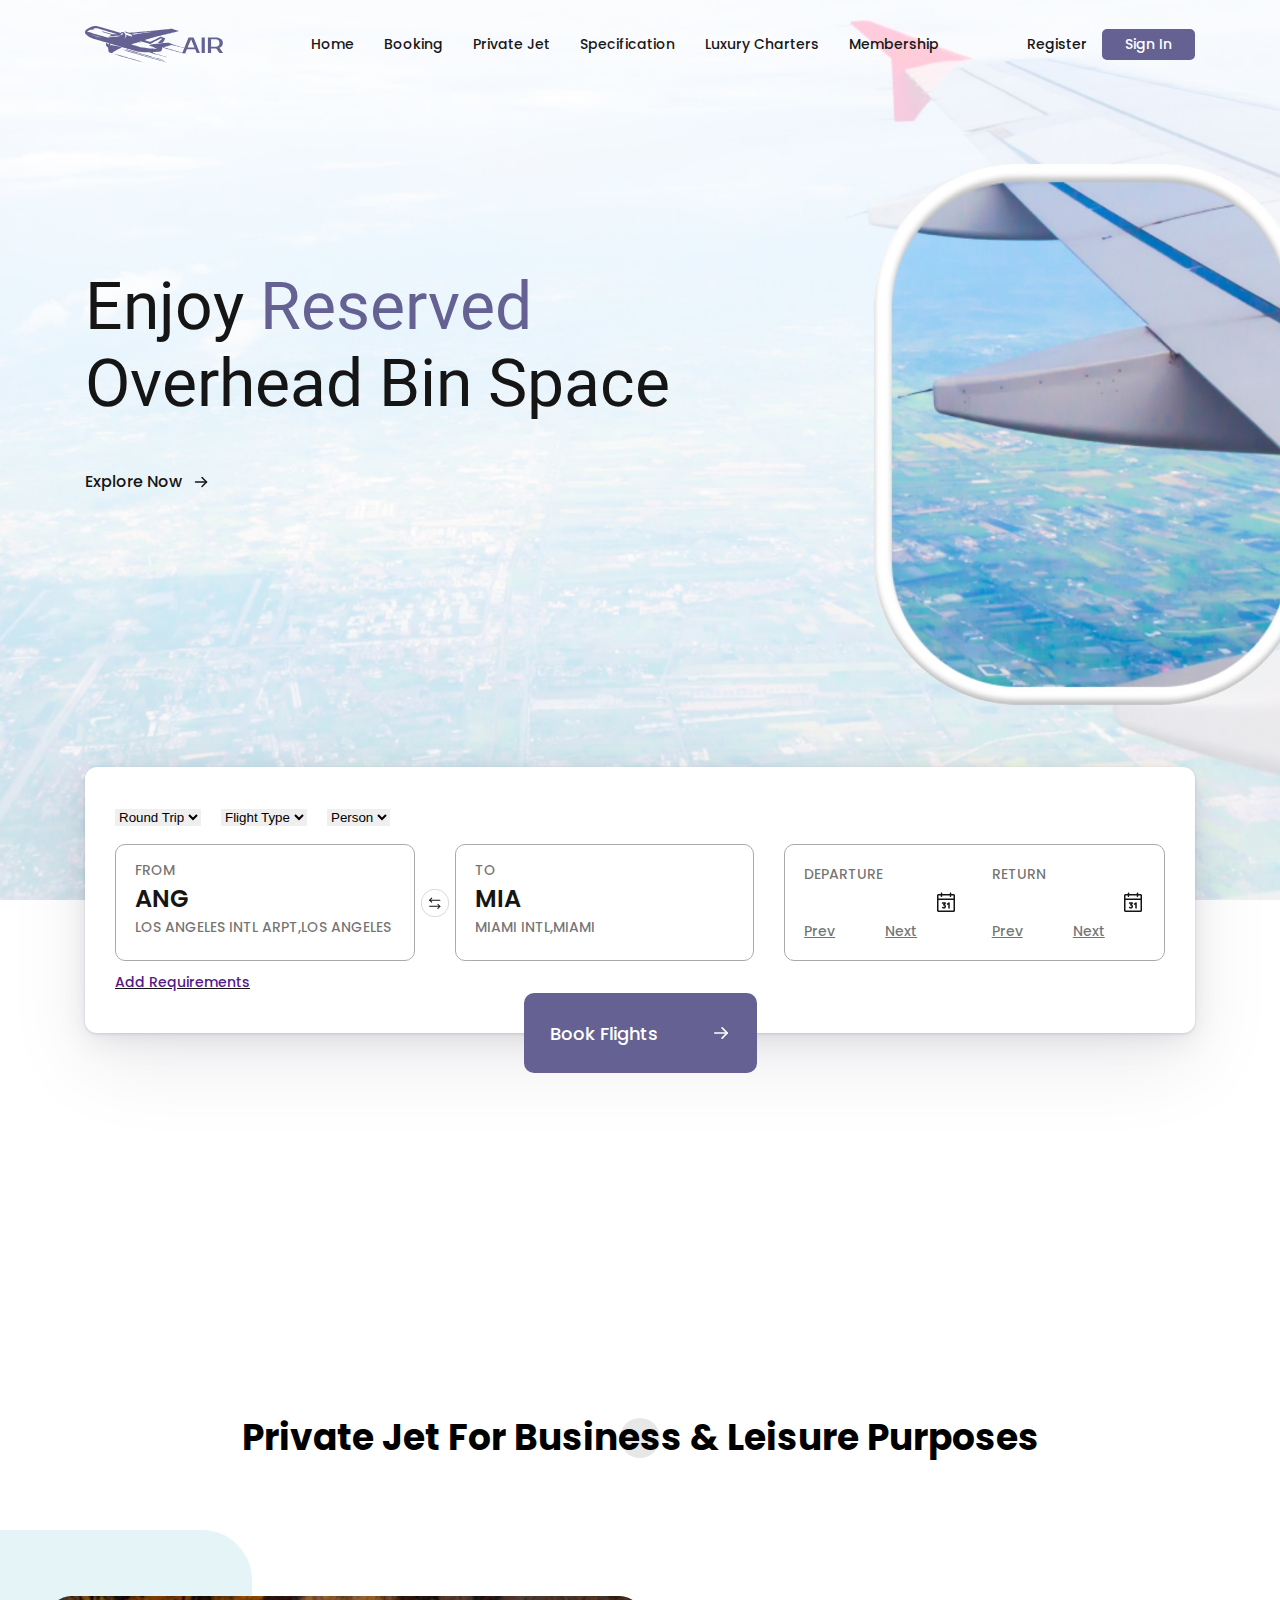
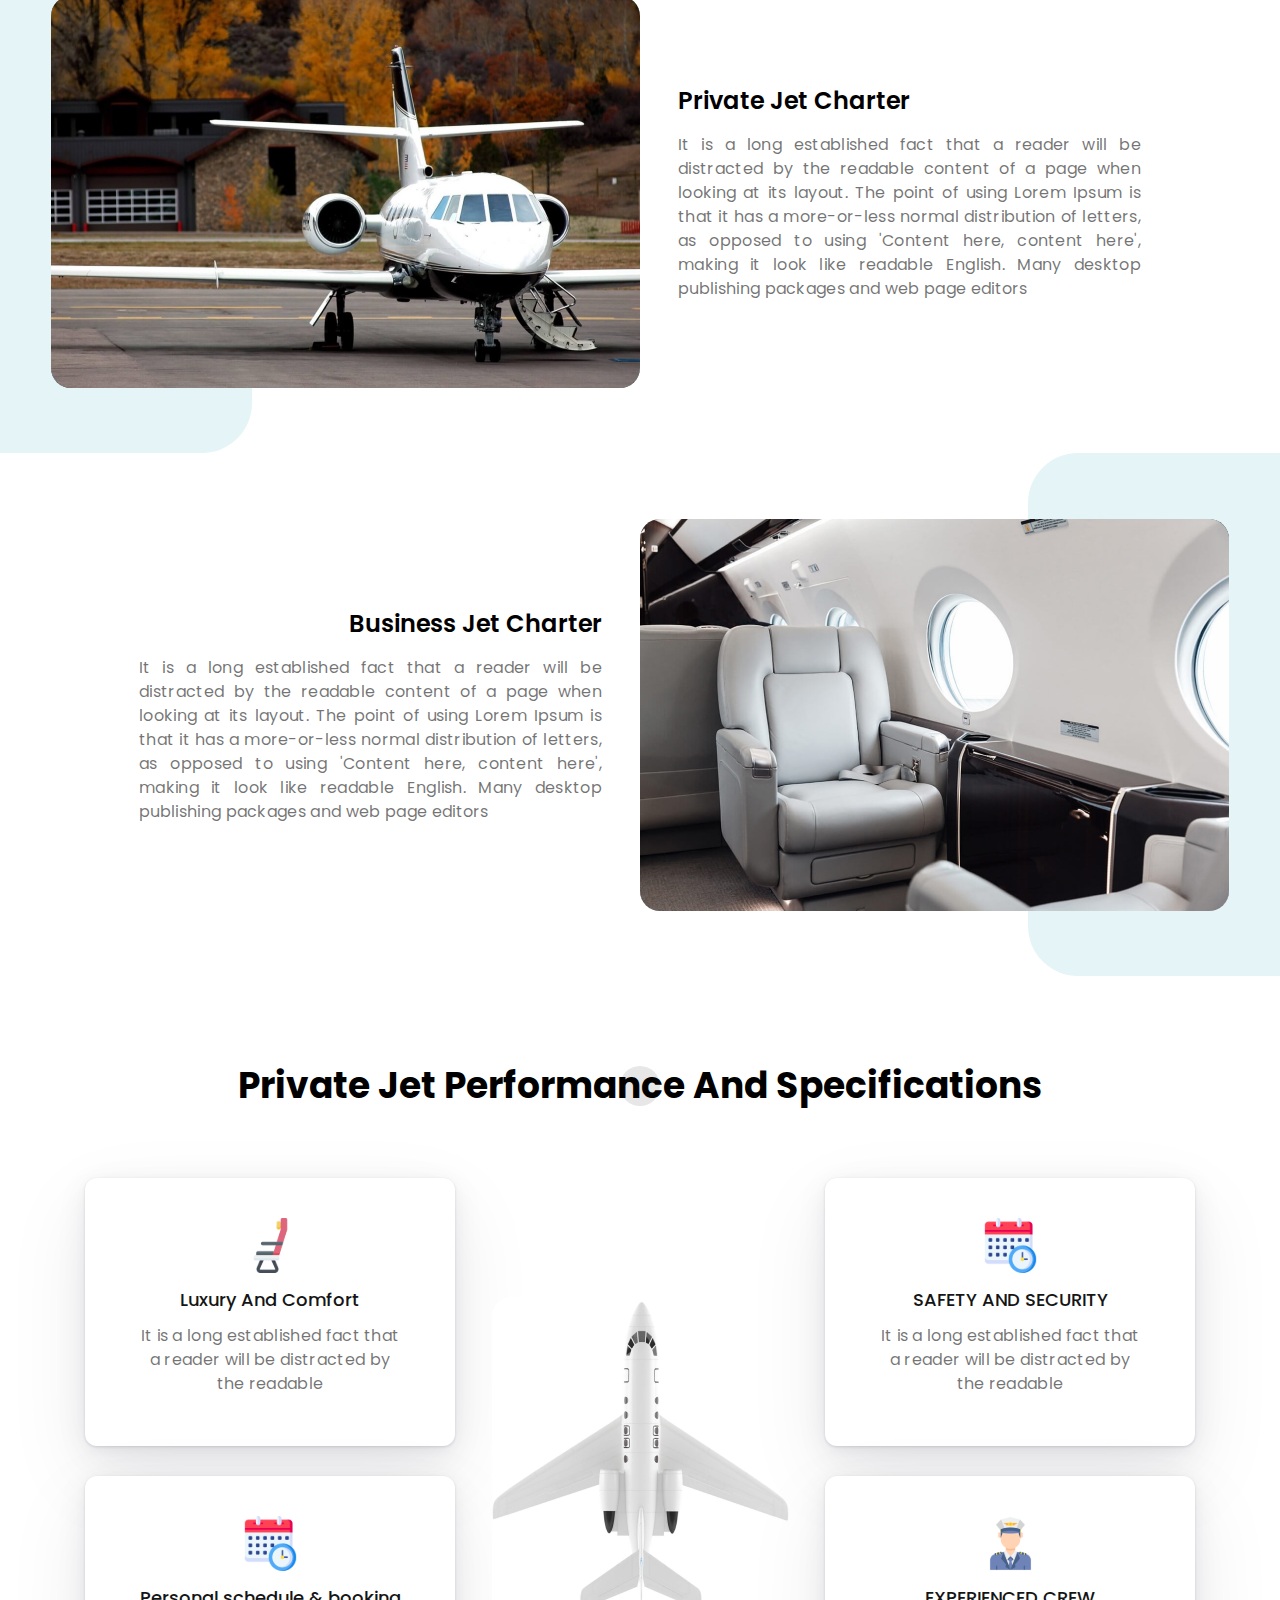
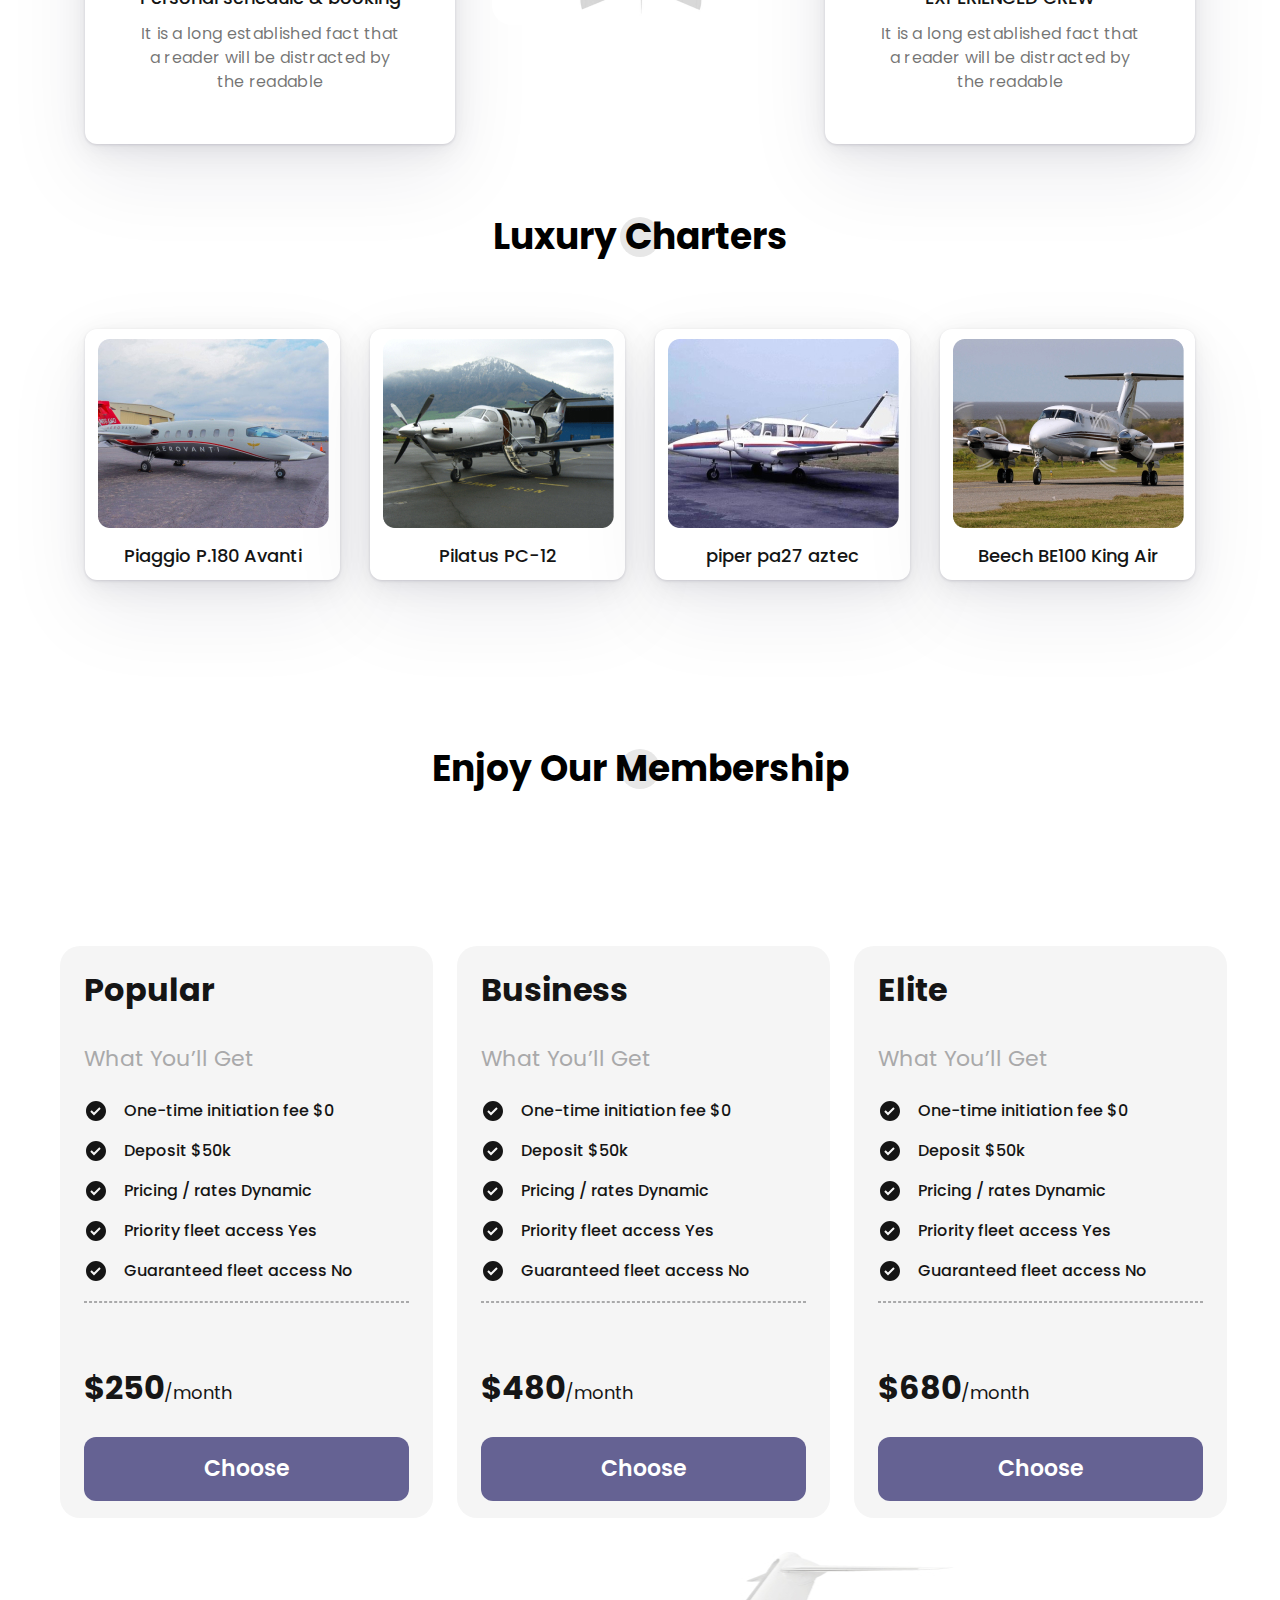
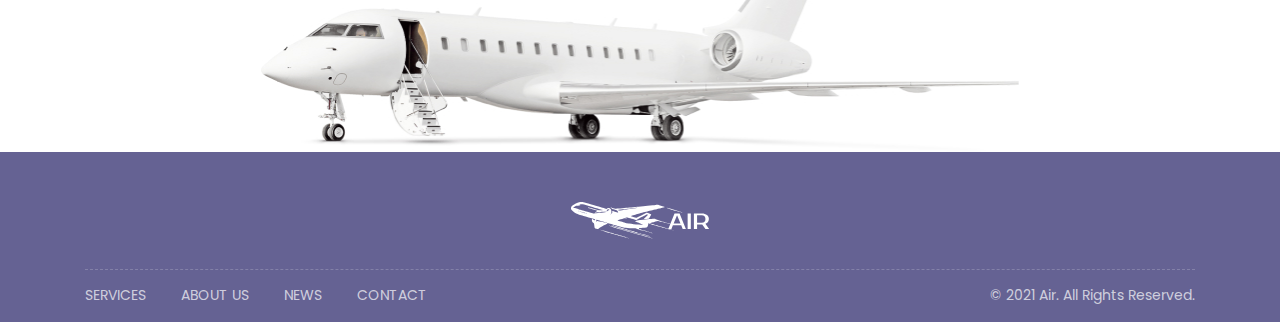
<file: index.html>
<!DOCTYPE html>
<html lang="en">

<head>
	<meta charset="UTF-8">
	<meta http-equiv="X-UA-Compatible" content="IE=edge">
	<meta name="viewport"
		content="width=device-width, height=device-height, initial-scale=1.0, user-scalable=yes, maximum-scale=5.0, target-densitydpi=high-dpi" />
	<link rel="stylesheet" href="css/style.css">
	<!--------------- Datepicker --------------->
	<link rel="stylesheet" href="js/dist/datepicker.min.css">
	<!--------------- favicon --------------->
	<link rel="icon" href="img/favicon.ico" type="image/x-icon">
	<title>Air</title> 
	<!------------------Datepicker------------------- -->
	
</head>

<body>
	<div class="wrapper">
		<div class="page">
			<!------------------------------------First screen------------------------------------ -->
			<div class="first-screen">
				<!-- container  -->
				<div class="first-screen__container">

					<!---------------Fon----------------------------------->
					<div class="first-screen__bg ibg">
						<img src="img/start page/wing-airplane-with-city-background 1.jpg" alt="">
					</div>

<div class="header">
	<div class="header__row"> 
		<div class="menu__logo"><img src="img/start page/Logo.svg" alt="">
		</div>

		<div class="header__burger">
			<span></span>
		</div>
		
		<div class="header__nav">
			<div class="menu__body">
				<ul class="menu__list  menu">
					<li><a class="menu__link" href="#">Home</a></li>
					<li><a class="menu__link" href="#">Booking</a></li>
					<li><a class="menu__link" href="#">Private Jet</a></li>
					<li><a class="menu__link" href="#">Specification</a></li>
					<li><a class="menu__link" href="#">Luxury Charters</a></li>
					<li><a class="menu__link" href="#">Membership</a></li>
				</ul>
			</div>

			<div class="menu__reg">
				<a class="menu__registr menu" href="#">Register</a>
				<a class="menu__sign-in" href="#">
					<span class="button-text menu">Sign In</span>
				</a>
			</div>
		</div>

		
	</div>

</div>
					<!-- content 1110px-->
					<div class="first-screen__content">
						<div class="first-screen__content-row">

							<div class="first-screen__text">
								<p>Enjoy <span>Reserved</span></p>
								<p>Overhead bin space</p>
							</div>

							<a class="first-screen__explor" href="#">
								<div class="explor__text">Explore Now</div>
								<div class="explor__arrow">
									<img src="img/start page/arrow.svg" alt="">
								</div>
							</a>
						</div>
					</div>
				</div>
			</div>

<!------------------------------------Form-------------------------------------->
<form action="#" method="post" enctype="multipart/form-data">
<div class="form">
	<div class="form__row">
		<div class="form__container">
		
			

				<div class="form__menu">
					<div class="form__menu-item">
						<select name="Trip">
							<option value="Round Trip">Round Trip</option>
						</select>
					</div>
					
					
					<div class="form__menu-item">
						<select name="Type">
							<option value="Flight Type">Flight Type</option>
						</select>
					</div>
					
					<div class="form__menu-item">
						<select name="Person">
							<option value="Person">Person</option>
						</select>
					</div>
				</div>

				<div class="form__group">
					<div class="form__box form__box1">
						<div class="box-comtainer">
							<div class="box-text1">FROM</div>
							<div class="input">
								<input type="text" name="from" value="ANG" />
							</div>
							<div class="box-text2">Los Angeles Intl Arpt,Los Angeles</div>
						</div>
					</div>

					<div class="box-arrow">
						<img src="img/start page/arrow-left-right.svg" alt="">
					</div>

					<div class="form__box form__box2">
						<div class="box-comtainer">
							<div class="box-text1">TO</div>
							<div class="input">
								<input type="text" name="to" value="MIA" />
							</div>
							<div class="box-text2">Miami Intl,Miami</div>
						</div>
					</div>

					
					<div class="form__box form__box3">
						<div class="box-comtainer3">
							<div class="box-item">
							
								<div class="derart">
									<div class="box3-text1">Departure</div>
	<!---------- datepicker ---------->
									<div class="datepicker">
										<input type="text" data-toggle="datepicker-from"/>
										<img src="img/start page/calendar 1.png" data-toggle="calendar-from" alt="">
									</div>
									
									<div class="box3-text2">
										<a href="#">Prev</a>
										<a href="#">Next</a>
									</div>
								</div>
							</div>


							<div class="box-item">
								<div class="return"> 
									<div class="box-text1">Return</div>

									<div class="datepicker">
										<input type="text" data-toggle="datepicker-to"/>
										<img class="calendar" data-toggle="calendar-to" src="img/start page/calendar 1.png" alt="">
									</div>

									<div class="box3-text2">
										<a href="#">Prev</a>
										<a href="#">Next</a>
									</div>
								</div>
							</div>
							
						</div>
					</div>

				</div>



				
				<div class="form__text">
					<a href="">Add Requirements</a>
				</div>
			
		</div>
		<div class="form__button">
			<div class="form__button-content">
				<div class="form__button-text">Book Flights</div>
				<img src="img/start page/arrow-right 1.svg" alt="">
			</div>

		</div>
	</div>
</div>
</form>

<!------------------------------------Main-------------------------------------->

		<main class="main">
			<div class="main__content">

<div class="main__business">
	<div class="title">
		<div class="title__ellipse"></div>
		<div class="title__text">Private Jet for Business & Leisure Purposes</div>
	</div>


	<!-- -----------------------------------1-й блок--------------------- -->
	<div class="business business__left">


		<div class="business__content business__content__left"> <!------ flex-контйнер---->


			<div class="business__item"> <!-- обертка техническая для 1 колонки с 2 img---->

				<div class="business__img"> <!------- обертка для img------------->

					<div class="business__img1"></div>
					<div class="business__img2 ibg">
						<img src="img/main/privat_jet_1.jpg" alt="">
					</div>
				</div>

			</div>



			<div class="business__item"> <!-- обертка техническая для 2 колонки с text---->
				<div class="business__text-item">
					<div class="business__title">Private Jet Charter</div>
					<div class="business__text">It is a long established fact that a reader will be distracted
						by
						the
						readable content of a page when looking at its layout. The point of using Lorem Ipsum
						is
						that
						it
						has a more-or-less normal distribution of letters, as opposed to using 'Content here,
						content
						here', making it look like readable English. Many desktop publishing packages and web
						page
						editors
					</div>
				</div>
			</div>


		</div>
	</div>

	<!-- -----------------------------------2-й  блок--------------------- -->
	<div class="business business__right">


		<div class="business__content business__content__right"> <!------ flex-контйнер---->

			<div class="business__item"> <!-- обертка техническая для 2 колонки с text---->
				<div class="business__text-item business__text-item__left">
					<div class="business__title">Business Jet Charter</div>
					<div class="business__text">It is a long established fact that a reader will be distracted
						by the readable content of a page when looking at its layout. The point of using Lorem
						Ipsum is that it has a more-or-less normal distribution of letters, as opposed to using
						'Content here, content here', making it look like readable English. Many desktop
						publishing packages and web page editors
					</div>
				</div>
			</div>

			<div class="business__item"> <!-- обертка техническая для 1 колонки с 2 img---->

				<div class="business__img business__img__right"> <!------- обертка для img------------->

					<div class="business__img1 business__img1__right "></div>
					<div class="business__img2 business__img2__right ibg">
						<img src="img/main/privat_jet_2.jpg" alt="">
					</div>
				</div>

			</div>

		</div>
	</div>


</div>
<!------------------------------------main__privat--------------------------------->
<div class="main__privat">
	<div class="title">
		<div class="title__ellipse"></div>
		<div class="title__text">Private Jet Performance and Specifications</div>
	</div>

	<div class="privat__content">
		<div class="privat__content__row">

			<!-- ----------Первые 2 карточки----------------------- -->
			<div class="privat__column privat__column1">

				<div class="privat__card card1">
					<div class="card__container">
						<div class="card__img">
							<img class="card1__img" src="img/main/privat_jet_3.svg" alt="">
						</div>
						<div class="card__title">Luxury And Comfort</div>
						<div class="card1__text">It is a long established fact that a reader will be distracted
							by
							the readable</div>
					</div>
				</div>

				<div class="privat__card card2">
					<div class="card__container">
						<div class="card__img">
							<img class="card1__img" src="img/main/privat_jet_4.svg" alt="">
						</div>
						<div class="card__title">Personal schedule & booking</div>
						<div class="card1__text">It is a long established fact that a reader will be distracted
							by
							the readable</div>
					</div>
				</div>

			</div>

			<!-- ----------Самолет----------------------- -->
			<div class="privat__column privat__column2">
				<img src="img/main/privat_jet_7.png" class="privat__fly" alt=""></img>
			</div>

			<!-- ----------Последние 2 карточки----------------------- -->
			<div class="privat__column privat__column3">

				<div class="privat__card card3">
					<div class="card__container">
						<div class="card__img">
							<img class="card1__img" src="img/main/privat_jet_4.svg" alt="">
						</div>
						<div class="card__title">SAFETY AND SECURITY</div>
						<div class="card1__text">It is a long established fact that a reader will be distracted
							by
							the readable</div>
					</div>
				</div>

				<div class="privat__card card4">
					<div class="card__container">
						<div class="card__img">
							<img class="card1__img" src="img/main/privat_jet_6.svg" alt="">
						</div>
						<div class="card__title">EXPERIENCED CREW</div>
						<div class="card1__text">It is a long established fact that a reader will be distracted
							by
							the readable</div>
					</div>
				</div>

			</div>

		</div>
	</div>
</div><!------------------------------------main__luxury--------------------------------->

<div class="main__luxury">

	<div class="title">
		<div class="title__ellipse"></div>
		<div class="title__text">Luxury Charters</div>
	</div>


	<div class="luxury__content">
		<div class="luxury__content__row">

			<div class="luxury__card luxury__card1">

				<img class="luxury__card__img" src="img/main/luxury1.jpg" alt="">
				<div class="card__title">Piaggio P.180 Avanti</div>
			</div>


			<div class="luxury__card luxury__card2">
				<img class="luxury__card__img" src="img/main/luxury2.jpg" alt="">
				<div class="card__title">Pilatus PC-12</div>
			</div>

			<div class="luxury__card luxury__card3">
				<img class="luxury__card__img" src="img/main/luxury3.jpg" alt="">
				<div class="card__title">piper pa27 aztec</div>
			</div>

			<div class="luxury__card luxury__card4">
				<img class="luxury__card__img" src="img/main/luxury4.jpg" alt="">
				<div class="card__title">Beech BE100 King Air</div>
			</div>

		</div>
	</div>
</div><!------------------------------------main__member--------------------------------->
<div class="main__member">
	<div class="title">
		<div class="title__ellipse"></div>
		<div class="title__text">Enjoy our membership</div>
	</div>

	<div class="member__content">
		<div class="member__content__row">

			<div class="member__content__row2"> 
				<!-- ----------1 карточка----------------------- -->
				<div class="member__item">
					<div class="member__card member__card1">
						<div class="member__card__container">

							<div class="member__card__title">Popular</div>
							<div class="member__card__subtitle">What You’ll Get</div>
							<ul class="member__list">
								<li>One-time initiation fee $0</li>
								<li>Deposit $50k</li>
								<li>Pricing / rates Dynamic</li>
								<li>Priority fleet access Yes</li>
								<li>Guaranteed fleet access No</li>
							</ul>
							<div class="member__divider"></div>
							<div class="member__card__text">$250<span>/month</span></div>

							<a class="member__butten" href="">Choose</a>
						</div>
					</div>
				</div>


				<!-- ----------2 карточка----------------------- -->
				<div class="member__item">
					<div class="member__card member__card2">
						<div class="member__card__container">

							<div class="member__card__title">Business</div>
							<div class="member__card__subtitle">What You’ll Get</div>
							<ul class="member__list">
								<li>One-time initiation fee $0</li>
								<li>Deposit $50k</li>
								<li>Pricing / rates Dynamic</li>
								<li>Priority fleet access Yes</li>
								<li>Guaranteed fleet access No</li>
							</ul>
							<div class="member__divider"></div>
							<div class="member__card__text">$480<span>/month</span></div>

							<a class="member__butten" href="">Choose</a>
						</div>
					</div>
				</div>

				<!-- ----------3 карточка----------------------- -->
				<div class="member__item">
					<div class="member__card member__card3">
						<div class="member__card__container">

							<div class="member__card__title">Elite</div>
							<div class="member__card__subtitle">What You’ll Get</div>
							<ul class="member__list">
								<li>One-time initiation fee $0</li>
								<li>Deposit $50k</li>
								<li>Pricing / rates Dynamic</li>
								<li>Priority fleet access Yes</li>
								<li>Guaranteed fleet access No</li>
							</ul>
							<div class="member__divider"></div>
							<div class="member__card__text">$680<span>/month</span></div>

							<a class="member__butten" href="">Choose</a>
						</div>
					</div>
				</div>
			</div>


		</div>
	</div>
</div>



			</div>
		</main> 

<!------------Самолет внизу----------------------- -->
		<div class="planelarge">
			<img class="planelarge__img" src="img/main/plane-large 1.jpg" alt="">
		</div>
<!--------------------------------------------------------------------->

<footer class="footer">
	<div class="footer__container">
		<div class="footer__row">
			<div class="footer__logo"><img src="img/main/Logo_white.svg" alt=""></div>
			<div class="footer__divider"></div>

			<div class="footer__content">

				<!-- <div class="footer__burger">
					<span></span>
				</div> -->

				<div class="footer__menu">
					<ul class="footer__list">
						<li>
							<a href="" class="footer__link footer__text">SERVICES</a>
						</li>
						<li>
							<a href="" class="footer__link footer__text">ABOUT US</a>
						</li>
						<li>
							<a href="" class="footer__link footer__text">NEWS</a>
						</li>
						<li>
							<a href="" class="footer__link footer__text">CONTACT</a>
						</li>
					</ul>
				</div>
				<div class="footer__text">© 2021 Air. All rights reserved.</div>
				
			</div>
		</div>
	</div>
	<!-- comment 2 -->
</footer>		</div>
	</div>
</body>
<!------------------ JQuery ----------------------------------->
<script src="http://code.jquery.com/jquery-3.6.3.js"></script>
<!------------------ JS----------------------------------->
<script src="https://code.jquery.com/jquery-1.12.4.min.js"></script>
<script src="js/dist/datepicker.min.js"></script>


<script src="js/script.js"></script> 


</html>
</file>
<file: css/style.css>
@charset "UTF-8";
/*Обнуление*/
@import url("https://fonts.googleapis.com/css2?family=Poppins:wght@400;500;600;700&family=Roboto:wght@400;700&display=swap");
* {
  padding: 0;
  margin: 0;
  border: 0;
}

*, *:before, *:after {
  -webkit-box-sizing: border-box;
  box-sizing: border-box;
}

:focus, :active {
  outline: none;
}

a:focus, a:active {
  outline: none;
}

nav, footer, header, aside {
  display: block;
}

html, body {
  height: 100%;
  width: 100%;
  font-size: 100%;
  line-height: 1;
  font-size: 14px;
  -ms-text-size-adjust: 100%;
  -moz-text-size-adjust: 100%;
  -webkit-text-size-adjust: 100%;
}

input, button, textarea {
  font-family: inherit;
}

input::-ms-clear {
  display: none;
}

button {
  cursor: pointer;
}

button::-moz-focus-inner {
  padding: 0;
  border: 0;
}

a, a:visited {
  text-decoration: none;
}

a:hover {
  text-decoration: none;
}

ul li {
  list-style: none;
}

img {
  vertical-align: top;
}

h1, h2, h3, h4, h5, h6 {
  font-size: inherit;
  font-weight: 400;
}

/*--------------------*/
.header {
  width: 100%;
  top: 0;
  left: 0;
  z-index: 50;
}

.header:before {
  content: "";
  position: absolute;
  top: 0;
  left: 0;
  height: 50px;
  width: 100%;
  background-color: #deecf5;
  display: none;
  z-index: 2;
}

.header__row {
  width: 1140px;
  height: 88px;
  padding: 0 15px;
  margin: 0 auto;
  display: -webkit-box;
  display: -ms-flexbox;
  display: flex;
  font-size: 0;
  -webkit-box-pack: justify;
      -ms-flex-pack: justify;
          justify-content: space-between;
  -webkit-box-align: center;
      -ms-flex-align: center;
          align-items: center;
  -ms-flex-wrap: wrap;
      flex-wrap: wrap;
}

.header__nav {
  display: -webkit-box;
  display: -ms-flexbox;
  display: flex;
  font-size: 0;
  -webkit-box-pack: justify;
      -ms-flex-pack: justify;
          justify-content: space-between;
  -webkit-box-align: center;
      -ms-flex-align: center;
          align-items: center;
}

.menu__body {
  display: -webkit-box;
  display: -ms-flexbox;
  display: flex;
  font-size: 0;
  -webkit-box-pack: justify;
      -ms-flex-pack: justify;
          justify-content: space-between;
  -webkit-box-align: center;
      -ms-flex-align: center;
          align-items: center;
}

.menu__logo {
  display: block;
  width: 139px;
  height: 37px;
  position: relative;
  z-index: 3;
}

.menu__list {
  display: -webkit-box;
  display: -ms-flexbox;
  display: flex;
  font-size: 0;
  position: relative;
  z-index: 3;
}

.menu__link {
  color: #181818;
  margin: 15px;
}

.menu {
  font-family: "Poppins";
  font-style: normal;
  font-weight: 500;
  font-size: 14px;
  line-height: 21px;
  text-transform: capitalize;
}

.menu__reg {
  width: 241px;
  display: -webkit-box;
  display: -ms-flexbox;
  display: flex;
  font-size: 0;
  -webkit-box-pack: end;
      -ms-flex-pack: end;
          justify-content: end;
  -ms-flex-item-align: center;
      -ms-grid-row-align: center;
      align-self: center;
}

.menu__registr {
  color: #151515;
  margin: 15px;
}

.header__burger {
  display: none;
}

.menu__sign-in {
  width: 93px;
  height: 31px;
  background: #656293;
  border-radius: 5px;
  display: -webkit-box;
  display: -ms-flexbox;
  display: flex;
  font-size: 0;
  -webkit-box-pack: center;
      -ms-flex-pack: center;
          justify-content: center;
  -webkit-box-align: center;
      -ms-flex-align: center;
          align-items: center;
  -ms-flex-item-align: center;
      -ms-grid-row-align: center;
      align-self: center;
}

.button-text {
  color: #FFFFFF;
  z-index: 15;
}

@media (max-width: 1140px) {
  body.lock {
    overflow: hidden;
  }
  .header:before {
    content: "";
    display: block;
  }
  .header__burger {
    display: block;
    position: relative;
    width: 30px;
    height: 20px;
    position: relative;
    z-index: 3;
  }
  .header__burger span {
    position: absolute;
    background-color: #000;
    width: 100%;
    height: 2px;
    top: 9px;
    left: 0;
    -webkit-transition: all 0.3s ease 0s;
    transition: all 0.3s ease 0s;
  }
  .header__burger:before,
  .header__burger:after {
    content: "";
    background-color: #000000;
    position: absolute;
    width: 100%;
    height: 2px;
    left: 0;
    -webkit-transition: all 0.3s ease 0s;
    transition: all 0.3s ease 0s;
  }
  .header__burger:before {
    content: "";
    top: 1px;
  }
  .header__burger:after {
    content: "";
    bottom: 0;
  }
  .header__burger.active:before {
    -webkit-transform: rotate(45deg);
            transform: rotate(45deg);
    top: 9px;
  }
  .header__burger.active:after {
    -webkit-transform: rotate(-45deg);
            transform: rotate(-45deg);
    bottom: 9px;
  }
  .header__burger.active span {
    -webkit-transform: scale(0);
            transform: scale(0);
  }
  .header__row {
    height: 50px;
    width: 100%;
    -webkit-box-pack: justify;
        -ms-flex-pack: justify;
            justify-content: space-between;
    -webkit-box-align: center;
        -ms-flex-align: center;
            align-items: center;
  }
  .header__nav {
    -webkit-box-orient: vertical;
    -webkit-box-direction: normal;
        -ms-flex-direction: column;
            flex-direction: column;
    -webkit-box-pack: start;
        -ms-flex-pack: start;
            justify-content: start;
    top: 0;
    left: 0;
    width: 100%;
    height: 100%;
    background-color: #e3eef5;
  }
  .menu__logo {
    height: 30px;
    width: auto;
  }
  .menu__logo img {
    height: 100%;
    width: 100%;
  }
  .menu__list {
    -webkit-box-orient: vertical;
    -webkit-box-direction: normal;
        -ms-flex-direction: column;
            flex-direction: column;
    -webkit-box-pack: center;
        -ms-flex-pack: center;
            justify-content: center;
    -webkit-box-align: center;
        -ms-flex-align: center;
            align-items: center;
  }
  .header__nav {
    overflow: auto;
    position: fixed;
    width: 100%;
    height: 100%;
    top: -100%;
    left: 0;
    background-color: #f4fdff;
    padding: 70px 10px 20px 10px;
  }
  .header__nav.active {
    top: 0;
  }
  .menu__list {
    font-size: 24px;
  }
  .menu__list li {
    margin: 0 0 20px 0;
  }
  .menu__link {
    padding: 0;
  }
  .menu__reg {
    margin: 60px;
    -webkit-box-pack: center;
        -ms-flex-pack: center;
            justify-content: center;
  }
  .menu__reg .menu__registr {
    font-size: 20px;
  }
}
.form {
  width: 1110px;
  min-height: 386px;
  margin: 0 auto;
}

.form__row {
  display: -webkit-box;
  display: -ms-flexbox;
  display: flex;
  font-size: 0;
  -webkit-box-orient: vertical;
  -webkit-box-direction: normal;
      -ms-flex-direction: column;
          flex-direction: column;
  -webkit-box-align: center;
      -ms-flex-align: center;
          align-items: center;
  width: 100%;
  min-height: 100%;
  margin: -133px 0 0 0;
}

.form__container {
  display: -webkit-box;
  display: -ms-flexbox;
  display: flex;
  font-size: 0;
  -webkit-box-orient: vertical;
  -webkit-box-direction: normal;
      -ms-flex-direction: column;
          flex-direction: column;
  width: 100%;
  height: 266px;
  background: #FFFFFF;
  -webkit-box-shadow: 0px 30px 84px rgba(19, 10, 46, 0.08), 0px 8px 32px rgba(19, 10, 46, 0.07), 0px 3px 14px rgba(19, 10, 46, 0.03), 0px 1px 3px rgba(19, 10, 46, 0.13);
          box-shadow: 0px 30px 84px rgba(19, 10, 46, 0.08), 0px 8px 32px rgba(19, 10, 46, 0.07), 0px 3px 14px rgba(19, 10, 46, 0.03), 0px 1px 3px rgba(19, 10, 46, 0.13);
  border-radius: 12px;
  padding: 40px 30px;
}

.form__menu {
  display: -webkit-box;
  display: -ms-flexbox;
  display: flex;
  font-size: 0;
}

.form__menu-item {
  margin: 0 20px 0 0;
  font-family: "Poppins";
  font-style: normal;
  font-weight: 600;
  font-size: 14px;
  line-height: 21px;
  text-transform: capitalize;
  color: #151515;
}

.form__group {
  display: -webkit-box;
  display: -ms-flexbox;
  display: flex;
  font-size: 0;
  -webkit-box-align: center;
      -ms-flex-align: center;
          align-items: center;
  -webkit-box-flex: 1;
      -ms-flex: 1 1 auto;
          flex: 1 1 auto;
  width: 100%;
  margin: 5px 0 0 0;
}

.form__box1,
.box-arrow {
  margin: 0 6px 0 0;
}

.form__box2 {
  margin: 0 30px 0 0;
}

.form__box {
  display: -webkit-box;
  display: -ms-flexbox;
  display: flex;
  font-size: 0;
  -webkit-box-pack: center;
      -ms-flex-pack: center;
          justify-content: center;
  -webkit-box-align: center;
      -ms-flex-align: center;
          align-items: center;
  -webkit-box-sizing: border-box;
          box-sizing: border-box;
  width: 300px;
  height: 117px;
  border: 1px solid #AAAAAA;
  border-radius: 10px;
}
.form__box3 {
  width: 381px;
}

.box-comtainer {
  width: 260px;
  height: 86px;
}
.box-comtainer3 {
  width: 341px;
  display: -webkit-box;
  display: -ms-flexbox;
  display: flex;
  font-size: 0;
  -webkit-box-pack: justify;
      -ms-flex-pack: justify;
          justify-content: space-between;
  -webkit-box-align: center;
      -ms-flex-align: center;
          align-items: center;
}

.box-text1 {
  font-family: "Poppins";
  font-style: normal;
  font-weight: 500;
  font-size: 14px;
  line-height: 21px;
  text-transform: uppercase;
  color: rgba(21, 21, 21, 0.6);
}

input {
  width: 100%;
  font-family: "Poppins";
  font-style: normal;
  font-weight: 600;
  font-size: 24px;
  line-height: 36px;
  text-transform: capitalize;
  color: #151515;
}

.box-text2 {
  font-family: "Poppins";
  font-style: normal;
  font-weight: 500;
  font-size: 14px;
  line-height: 21px;
  text-transform: uppercase;
  color: rgba(21, 21, 21, 0.6);
}

.box-item {
  -webkit-box-flex: 0;
      -ms-flex: 0 1 45%;
          flex: 0 1 45%;
  height: 100%;
}

.box3-text1 {
  font-family: "Poppins";
  font-style: normal;
  font-weight: 500;
  font-size: 14px;
  line-height: 21px;
  text-transform: uppercase;
  color: rgba(21, 21, 21, 0.6);
}

.box3-text2 a:first-child {
  margin: 0 50px 0 0;
}

.box3-text2 a {
  font-family: "Poppins";
  font-style: normal;
  font-weight: 500;
  font-size: 14px;
  line-height: 21px;
  color: rgba(21, 21, 21, 0.6);
  text-decoration-line: underline;
}

.datepicker {
  display: -webkit-box;
  display: -ms-flexbox;
  display: flex;
  font-size: 0;
  -webkit-box-align: center;
      -ms-flex-align: center;
          align-items: center;
}
.datepicker input {
  font-size: 20px;
}
.datepicker img {
  width: 24px;
  height: 24px;
}

.form__text {
  font-family: "Poppins";
  font-style: normal;
  font-weight: 500;
  font-size: 14px;
  line-height: 21px;
  text-decoration-line: underline;
  text-transform: capitalize;
  color: #151515;
}

.form__button {
  width: 233px;
  height: 80px;
  background: #656293;
  border-radius: 10px;
  margin: -40px 0 0 0;
}

.form__button-content {
  display: -webkit-box;
  display: -ms-flexbox;
  display: flex;
  font-size: 0;
  width: 100%;
  height: 100%;
  -ms-flex-pack: distribute;
      justify-content: space-around;
  -webkit-box-align: center;
      -ms-flex-align: center;
          align-items: center;
}

.form__button-text {
  font-family: "Poppins";
  font-style: normal;
  font-weight: 500;
  font-size: 18px;
  line-height: 27px;
  text-transform: capitalize;
  color: #FFFFFF;
}

@media (max-width: 1110px) {
  .form {
    width: 410px;
  }
  .form__container {
    height: 650px;
    padding: 30px 15px 60px 15px;
  }
  .form__menu {
    margin: 0 0 30px 0;
  }
  .form__group {
    -webkit-box-orient: vertical;
    -webkit-box-direction: normal;
        -ms-flex-direction: column;
            flex-direction: column;
  }
  .form__box {
    width: 381px;
    height: 117px;
  }
  .form__box1,
  .box-arrow {
    margin: 0 0 6px 0;
  }
  .box-arrow {
    -webkit-transform: rotate(90deg);
            transform: rotate(90deg);
  }
  .form__box2 {
    margin: 0 0 20px 0;
  }
  .box-comtainer {
    width: 341px;
  }
}
@media (max-width: 440px) {
  .form {
    width: 360px;
  }
  .form__container {
    padding: 20px 10px 60px 10px;
  }
  .form__box {
    width: 330px;
    height: 117px;
  }
  .box-comtainer {
    width: 100%;
    padding: 0 10px;
  }
  .box-comtainer3 {
    padding: 0 6px;
  }
}
@media (max-width: 390px) {
  .form {
    max-width: 330px;
  }
  .form__box {
    width: 300px;
    height: 117px;
  }
  .datepicker input {
    font-size: 18px;
  }
}
.main__business {
  display: -webkit-box;
  display: -ms-flexbox;
  display: flex;
  font-size: 0;
  -webkit-box-orient: vertical;
  -webkit-box-direction: normal;
      -ms-flex-direction: column;
          flex-direction: column;
}

.title {
  display: -webkit-box;
  display: -ms-flexbox;
  display: flex;
  font-size: 0;
  -webkit-box-pack: center;
      -ms-flex-pack: center;
          justify-content: center;
  margin: 0 0 65px 0;
}
.title__ellipse {
  position: absolute;
  width: 40px;
  height: 40px;
  margin: 7px auto;
  border-radius: 90%;
  background: rgba(21, 21, 21, 0.1);
}
.title__text {
  font-family: "Poppins";
  font-style: normal;
  font-weight: 700;
  font-size: 36px;
  line-height: 54px;
  text-align: center;
  text-transform: capitalize;
  color: #000000;
}

.business__content {
  display: -webkit-box;
  display: -ms-flexbox;
  display: flex;
  font-size: 0;
}
.business__item {
  -webkit-box-flex: 0;
      -ms-flex: 0 1 50%;
          flex: 0 1 50%;
}
.business__img {
  display: -webkit-box;
  display: -ms-flexbox;
  display: flex;
  font-size: 0;
  height: 100%;
  -webkit-box-pack: justify;
      -ms-flex-pack: justify;
          justify-content: space-between;
  -webkit-box-align: center;
      -ms-flex-align: center;
          align-items: center;
  position: relative;
}
.business__img1 {
  width: 100%;
  height: 523px;
  background: #E5F4F6;
  border-radius: 0px 50px 50px 0px;
  margin-right: 388px;
}
.business__img1__right {
  border-radius: 50px 0px 0px 50px;
  margin: 0 0 0 388px;
}
.business__img2 {
  position: absolute;
  right: 0;
  width: 589px;
  height: 392px;
  border-radius: 20px;
  background-position: center;
}
.business__img2__right {
  left: 0;
}
.business__text-item {
  display: -webkit-box;
  display: -ms-flexbox;
  display: flex;
  font-size: 0;
  width: 100%;
  height: 100%;
  -webkit-box-orient: vertical;
  -webkit-box-direction: normal;
      -ms-flex-direction: column;
          flex-direction: column;
  -webkit-box-pack: center;
      -ms-flex-pack: center;
          justify-content: center;
  -webkit-box-align: start;
      -ms-flex-align: start;
          align-items: start;
  padding: 0 0 0 38px;
}
.business__text-item__left {
  -webkit-box-align: end;
      -ms-flex-align: end;
          align-items: end;
  padding: 0 38px 0 0;
}
.business__title {
  font-family: "Poppins";
  font-style: normal;
  font-weight: 600;
  font-size: 24px;
  line-height: 36px;
  color: #000000;
  margin: 0 0 14px 0;
}
.business__text {
  max-width: 463px;
  display: -webkit-box;
  display: -ms-flexbox;
  display: flex;
  font-size: 0;
  -webkit-box-orient: vertical;
  -webkit-box-direction: normal;
      -ms-flex-direction: column;
          flex-direction: column;
  -webkit-box-align: center;
      -ms-flex-align: center;
          align-items: center;
  font-family: "Poppins";
  font-style: normal;
  font-weight: 400;
  font-size: 16px;
  line-height: 24px;
  text-align: justify;
  letter-spacing: 0.02em;
  color: rgba(21, 21, 21, 0.6);
}

@media (max-width: 1180px) {
  .business {
    margin: 0 0 50px 0;
  }
  .business__content {
    -webkit-box-orient: vertical;
    -webkit-box-direction: normal;
        -ms-flex-direction: column;
            flex-direction: column;
  }
  .business__item {
    height: 100%;
    display: block;
  }
  .business .business__item__right {
    -webkit-box-pack: end;
        -ms-flex-pack: end;
            justify-content: end;
  }
  .business__img__right {
    -webkit-box-pack: end;
        -ms-flex-pack: end;
            justify-content: end;
  }
  .business__img1 {
    display: none;
  }
  .business__img2 {
    width: 389px;
    height: 255px;
    position: relative;
    left: 0;
  }
  .business__text-item {
    padding: 0 15px 0 15px;
  }
  .business__title {
    margin: 30px 0 14px 0;
  }
  .business__content__right .business__item:nth-child(1) {
    -webkit-box-ordinal-group: 3;
        -ms-flex-order: 2;
            order: 2;
  }
  .business__content__right .business__item:nth-child(2) {
    -webkit-box-ordinal-group: 2;
        -ms-flex-order: 1;
            order: 1;
  }
}
@media (max-width: 767px) {
  .title {
    display: -webkit-box;
    display: -ms-flexbox;
    display: flex;
    font-size: 0;
    -webkit-box-pack: center;
        -ms-flex-pack: center;
            justify-content: center;
    margin: 0 0 45px 0;
  }
  .title__text {
    font-size: 28px;
    line-height: 44px;
  }
}
.main__privat {
  margin: 83px 0 0 0;
}

.privat__content {
  width: 1110px;
  margin: 0 auto;
}

.privat__content__row {
  display: -webkit-box;
  display: -ms-flexbox;
  display: flex;
  font-size: 0;
}

.privat__column {
  display: -webkit-box;
  display: -ms-flexbox;
  display: flex;
  font-size: 0;
  -webkit-box-orient: vertical;
  -webkit-box-direction: normal;
      -ms-flex-direction: column;
          flex-direction: column;
  -webkit-box-pack: center;
      -ms-flex-pack: center;
          justify-content: center;
  -webkit-box-align: center;
      -ms-flex-align: center;
          align-items: center;
  width: 370px;
  height: 566px;
}

.privat__column1 {
  margin: 0 36px 0 0;
}

.privat__column3 {
  margin: 0 0 0 36px;
}

.privat__card {
  width: 370px;
  height: 268px;
  background: #FFFFFF;
  -webkit-box-shadow: 0px 30px 84px rgba(19, 10, 46, 0.08), 0px 8px 32px rgba(19, 10, 46, 0.07), 0px 3px 14px rgba(19, 10, 46, 0.03), 0px 1px 3px rgba(19, 10, 46, 0.13);
          box-shadow: 0px 30px 84px rgba(19, 10, 46, 0.08), 0px 8px 32px rgba(19, 10, 46, 0.07), 0px 3px 14px rgba(19, 10, 46, 0.03), 0px 1px 3px rgba(19, 10, 46, 0.13);
  border-radius: 12px;
}

.card1, .card3 {
  margin: 0 0 30px 0;
}

.card__container {
  display: -webkit-box;
  display: -ms-flexbox;
  display: flex;
  font-size: 0;
  -webkit-box-orient: vertical;
  -webkit-box-direction: normal;
      -ms-flex-direction: column;
          flex-direction: column;
  -webkit-box-pack: center;
      -ms-flex-pack: center;
          justify-content: center;
  -webkit-box-align: center;
      -ms-flex-align: center;
          align-items: center;
  width: 266px;
  margin: 0 auto;
}

.card__img {
  width: 55px;
  height: 55px;
  margin: 40px 0 13px 0;
}

.card1__img {
  margin: 0 0 13px 0;
}

.card__title {
  font-family: "Poppins";
  font-style: normal;
  font-weight: 500;
  font-size: 18px;
  line-height: 27px;
  text-align: center;
  color: #151515;
  margin: 0 0 11px 0;
}

.card1__text {
  font-family: "Poppins";
  font-style: normal;
  font-weight: 400;
  font-size: 16px;
  line-height: 24px;
  text-align: center;
  letter-spacing: 0.02em;
  color: rgba(21, 21, 21, 0.6);
}

@media (max-width: 1180px) {
  .privat__column2 {
    display: none;
  }
  .privat__content__row {
    -webkit-box-pack: center;
        -ms-flex-pack: center;
            justify-content: center;
  }
  .privat__content {
    width: 900px;
    margin: 0 auto;
  }
}
@media (max-width: 910px) {
  .privat__content {
    width: 450px;
  }
  .privat__content__row {
    -webkit-box-orient: vertical;
    -webkit-box-direction: normal;
        -ms-flex-direction: column;
            flex-direction: column;
    -webkit-box-align: center;
        -ms-flex-align: center;
            align-items: center;
  }
  .privat__column {
    margin: 0 0 0 0;
  }
  .privat__column1 {
    margin: 0 0 30px 0;
  }
}
@media (max-width: 460px) {
  .privat__card {
    width: 280px;
    height: 268px;
  }
  .privat__content {
    width: 350px;
    margin: 0 auto;
  }
  .card1, .card3 {
    margin: 0 0 30px 0;
  }
}
.main__luxury {
  margin: 66px 0 66px 0;
}

.luxury__content {
  max-width: 1170px;
  padding: 0 15px;
  margin: 0 auto;
}

.luxury__content__row {
  -ms-flex-wrap: wrap;
      flex-wrap: wrap;
  display: -webkit-box;
  display: -ms-flexbox;
  display: flex;
  font-size: 0;
}

.luxury__card {
  width: 255px;
  height: 251px;
  background: #FFFFFF;
  -webkit-box-shadow: 0px 30px 84px rgba(19, 10, 46, 0.08), 0px 8px 32px rgba(19, 10, 46, 0.07), 0px 3px 14px rgba(19, 10, 46, 0.03), 0px 1px 3px rgba(19, 10, 46, 0.13);
          box-shadow: 0px 30px 84px rgba(19, 10, 46, 0.08), 0px 8px 32px rgba(19, 10, 46, 0.07), 0px 3px 14px rgba(19, 10, 46, 0.03), 0px 1px 3px rgba(19, 10, 46, 0.13);
  border-radius: 12px;
  margin: 0 15px 30px 15px;
}

.luxury__card__img {
  width: 230.6px;
  height: 189px;
  margin: 10px 10px 14px 13px;
}

@media (max-width: 1170px) {
  .luxury__content {
    max-width: 790px;
    margin: 0 auto;
  }
  .luxury__content__row {
    -webkit-box-pack: center;
        -ms-flex-pack: center;
            justify-content: center;
  }
}
.main {
  width: 100%;
  -webkit-box-flex: 1;
      -ms-flex: 1 0 100%;
          flex: 1 0 100%;
}

.main__content {
  display: -webkit-box;
  display: -ms-flexbox;
  display: flex;
  font-size: 0;
  -webkit-box-orient: vertical;
  -webkit-box-direction: normal;
      -ms-flex-direction: column;
          flex-direction: column;
  margin: 258px 0 17px 0;
}

.main__member {
  margin: 66px 0 17px 0;
}

.member__content {
  width: 1208px;
  height: 657px;
  margin: 0 auto;
}

.member__content__row {
  height: 100%;
  overflow: hidden;
}

.member__content__row2 {
  display: -webkit-box;
  display: -ms-flexbox;
  display: flex;
  font-size: 0;
  margin: 0 12px;
  -webkit-box-align: end;
      -ms-flex-align: end;
          align-items: flex-end;
  height: 100%;
}

.member__item {
  padding: 0 12px;
  -webkit-box-flex: 0;
      -ms-flex: 0 1 33.33333%;
          flex: 0 1 33.33333%;
  height: 100%;
  display: -webkit-box;
  display: -ms-flexbox;
  display: flex;
  font-size: 0;
}

.member__card {
  height: 572px;
  background: #F5F5F5;
  border-radius: 20px;
  -ms-flex-item-align: end;
      align-self: flex-end;
}

.member__card__container {
  padding: 24px;
  margin: 0 auto;
  display: -webkit-box;
  display: -ms-flexbox;
  display: flex;
  font-size: 0;
  -webkit-box-orient: vertical;
  -webkit-box-direction: normal;
      -ms-flex-direction: column;
          flex-direction: column;
}

.member__card__title {
  font-family: "Poppins";
  font-style: normal;
  font-weight: 700;
  font-size: 32px;
  line-height: 40px;
  margin: 0 0 32px 0;
  color: #151515;
}

.member__card__subtitle {
  font-family: "Poppins";
  font-style: normal;
  font-weight: 400;
  font-size: 22px;
  line-height: 33px;
  margin: 0 0 24px 0;
  color: #A9A9AA;
}

.member__list li {
  font-family: "Poppins";
  font-style: normal;
  font-weight: 500;
  font-size: 16px;
  line-height: 24px;
  background: url("../img/main/memberschip.svg") left no-repeat;
  margin: 0 0 16px 0;
  padding: 0 0 0 40px;
  color: #151515;
}

.member__divider {
  width: 325px;
  height: 0px;
  border: 1px dashed #A9A9AA;
  margin: 2px 0 65px 0;
}

.member__card__text {
  margin: 0 0 24px 0;
  font-family: "Poppins";
  font-style: normal;
  font-weight: 700;
  font-size: 32px;
  line-height: 40px;
  color: #161616;
}
.member__card__text span {
  font-weight: 400;
  font-size: 18px;
}

.member__butten {
  display: block;
  width: 325px;
  height: 64px;
  background: #656293;
  border-radius: 12px;
  font-family: "Poppins";
  font-style: normal;
  font-weight: 600;
  font-size: 22px;
  line-height: 64px;
  text-align: center;
  color: #FFFFFF;
}

.__active {
  -webkit-transition: all 0.1s ease 0.1s;
  transition: all 0.1s ease 0.1s;
  background-color: #656293;
  -ms-flex-item-align: start;
      align-self: flex-start;
}
.__active .member__card__title,
.__active .member__card__text {
  color: #FFFFFF;
}
.__active .member__list li {
  background: url("../img/main/memberschip_aktiv.svg") left no-repeat;
  color: #FFFFFF;
}
.__active .member__butten {
  background: #FFFFFF;
  color: #151515;
}

@media (max-width: 1210px) {
  .member__content {
    width: 400px;
    height: 100%;
    margin: 0 auto;
  }
  .member__content__row2 {
    -webkit-box-orient: vertical;
    -webkit-box-direction: normal;
        -ms-flex-direction: column;
            flex-direction: column;
    width: 100%;
    margin: 0;
  }
  .member__item {
    margin: 0 0 50px 0;
  }
  .__active {
    -webkit-transition: unset;
    transition: unset;
    background: #F5F5F5;
    -ms-flex-item-align: end;
        align-self: flex-end;
  }
  .__active .member__card__title,
  .__active .member__card__text {
    color: #151515;
  }
  .__active .member__list li {
    background: url("../img/main/memberschip.svg") left no-repeat;
    color: #151515;
  }
  .__active .member__butten {
    background: #656293;
    color: #FFFFFF;
  }
}
@media (max-width: 1140px) {
  .main__content {
    margin: 158px 0 0 0;
  }
}
@media (max-width: 400px) {
  .member__content {
    width: 350px;
  }
  .member__card__container {
    padding: 10px;
  }
  .member__item {
    padding: 0 12px;
    width: 345px;
  }
  .member__card__title {
    font-size: 28px;
    margin: 0 0 28px 0;
  }
  .member__divider {
    width: 300px;
    margin: 2px 0 45px 0;
  }
  .member__card__text {
    margin: 0 0 24px 0;
    font-size: 28px;
    line-height: 40px;
  }
  .member__card__text span {
    font-size: 18px;
  }
  .member__butten {
    width: 275px;
    height: 50px;
    -ms-flex-item-align: center;
        -ms-grid-row-align: center;
        align-self: center;
    font-size: 18px;
    line-height: 50px;
  }
}
.footer {
  width: 100%;
  min-height: 170px;
  background: #656293;
}

.footer__container {
  max-width: 1140px;
  height: 100%;
  margin: 0 auto;
  padding: 0 15px;
}

.footer__row {
  height: 100%;
  display: -webkit-box;
  display: -ms-flexbox;
  display: flex;
  font-size: 0;
  -webkit-box-orient: vertical;
  -webkit-box-direction: normal;
      -ms-flex-direction: column;
          flex-direction: column;
  -webkit-box-align: center;
      -ms-flex-align: center;
          align-items: center;
}

.footer__logo {
  width: 139px;
  padding: 50px 0 0 0;
  margin: 0 auto;
}
.footer__logo img {
  max-width: 100%;
}

.footer__content {
  width: 100%;
  height: 100%;
  display: -webkit-box;
  display: -ms-flexbox;
  display: flex;
  font-size: 0;
  -webkit-box-pack: justify;
      -ms-flex-pack: justify;
          justify-content: space-between;
  -webkit-box-align: center;
      -ms-flex-align: center;
          align-items: center;
  border-top: 1px dashed rgba(255, 255, 255, 0.2);
  margin: 30px 0 0 0;
}

.footer__list {
  display: -webkit-box;
  display: -ms-flexbox;
  display: flex;
  font-size: 0;
  -webkit-box-pack: justify;
      -ms-flex-pack: justify;
          justify-content: space-between;
}
.footer__list li {
  list-style: none;
  margin: 0 35px 0 0;
}
.footer__list li:last-child {
  margin: 0;
}

.footer__text {
  font-family: "Poppins";
  font-style: normal;
  font-weight: 400;
  font-size: 14px;
  line-height: 21px;
  text-transform: capitalize;
  color: rgba(255, 255, 255, 0.7);
}

.footer__burger {
  display: none;
}

@media (max-width: 1200px) {
  .footer__container {
    max-width: 960px;
    height: 100%;
  }
}
@media (max-width: 992px) {
  .footer__container {
    max-width: 750px;
  }
  .footer__logo {
    width: 113px;
    height: auto;
    padding: 50px 0 0 0;
  }
}
@media (max-width: 767px) {
  .footer__container {
    max-width: none;
  }
  .footer__content {
    -webkit-box-orient: vertical;
    -webkit-box-direction: normal;
        -ms-flex-direction: column;
            flex-direction: column;
  }
}
body {
  font-family: "Poppins", "Roboto", sans-serif;
}

.wrapper {
  overflow: hidden;
  min-height: 100%;
}

.page {
  height: 100%;
  width: 100%;
  position: absolute;
  top: 0;
  left: 0;
  display: -webkit-box;
  display: -ms-flexbox;
  display: flex;
  font-size: 0;
  -webkit-box-orient: vertical;
  -webkit-box-direction: normal;
      -ms-flex-direction: column;
          flex-direction: column;
}

.first-screen {
  -webkit-box-flex: 1;
      -ms-flex: 1 0 100%;
          flex: 1 0 100%;
  position: relative;
}

.first-screen__bg {
  height: 100%;
  width: 100%;
  position: absolute;
  top: 0;
  left: 0;
  z-index: -1;
}

.ibg {
  background-position: top;
  background-size: cover;
  background-repeat: no-repeat;
}

.ibg img {
  display: none;
}

.first-screen__content {
  max-width: 1140px;
  padding: 0 15px;
  margin: 0 auto;
  display: -webkit-box;
  display: -ms-flexbox;
  display: flex;
  font-size: 0;
  -webkit-box-orient: vertical;
  -webkit-box-direction: normal;
      -ms-flex-direction: column;
          flex-direction: column;
}

.first-screen__content-row {
  display: -webkit-box;
  display: -ms-flexbox;
  display: flex;
  font-size: 0;
  -webkit-box-orient: vertical;
  -webkit-box-direction: normal;
      -ms-flex-direction: column;
          flex-direction: column;
  margin: 180px 0 0 0;
}

.first-screen__text {
  font-family: "Roboto";
  font-size: 400;
  font-style: normal;
  font-size: 66px;
  line-height: 77px;
  text-transform: capitalize;
  color: #151515;
  margin: 0 0 48px 0;
}

.first-screen__text span {
  font-size: 700;
  color: #656293;
}

.first-screen__explor {
  display: -webkit-box;
  display: -ms-flexbox;
  display: flex;
  font-size: 0;
  -webkit-box-align: center;
      -ms-flex-align: center;
          align-items: center;
}

.explor__text {
  font-family: "Poppins";
  font-style: normal;
  font-weight: 500;
  font-size: 16px;
  line-height: 24px;
  color: #151515;
  margin: 0 11px 0 0;
}

@media (max-width: 1140px) {
  .first-screen__text {
    font-size: 45px;
  }
}
.planelarge {
  width: 758.64px;
  height: 200px;
  margin: 0 auto;
}
.planelarge img {
  max-width: 100%;
}

@media (max-width: 760px) {
  .planelarge {
    width: 300px;
    height: auto;
  }
}
</file>
<file: js/dist/datepicker.min.css>
/*!
 * Datepicker v1.0.10
 * https://fengyuanchen.github.io/datepicker
 *
 * Copyright 2014-present Chen Fengyuan
 * Released under the MIT license
 *
 * Date: 2020-09-29T14:46:09.037Z
 */.datepicker-container{background-color:#fff;direction:ltr;font-size:12px;left:0;line-height:30px;position:fixed;-webkit-tap-highlight-color:transparent;top:0;-ms-touch-action:none;touch-action:none;-webkit-touch-callout:none;-webkit-user-select:none;-moz-user-select:none;-ms-user-select:none;user-select:none;width:210px;z-index:-1}.datepicker-container:after,.datepicker-container:before{border:5px solid transparent;content:" ";display:block;height:0;position:absolute;width:0}.datepicker-dropdown{border:1px solid #ccc;-webkit-box-shadow:0 3px 6px #ccc;box-shadow:0 3px 6px #ccc;-webkit-box-sizing:content-box;box-sizing:content-box;position:absolute;z-index:1}.datepicker-inline{position:static}.datepicker-top-left,.datepicker-top-right{border-top-color:#39f}.datepicker-top-left:after,.datepicker-top-left:before,.datepicker-top-right:after,.datepicker-top-right:before{border-top:0;left:10px;top:-5px}.datepicker-top-left:before,.datepicker-top-right:before{border-bottom-color:#39f}.datepicker-top-left:after,.datepicker-top-right:after{border-bottom-color:#fff;top:-4px}.datepicker-bottom-left,.datepicker-bottom-right{border-bottom-color:#39f}.datepicker-bottom-left:after,.datepicker-bottom-left:before,.datepicker-bottom-right:after,.datepicker-bottom-right:before{border-bottom:0;bottom:-5px;left:10px}.datepicker-bottom-left:before,.datepicker-bottom-right:before{border-top-color:#39f}.datepicker-bottom-left:after,.datepicker-bottom-right:after{border-top-color:#fff;bottom:-4px}.datepicker-bottom-right:after,.datepicker-bottom-right:before,.datepicker-top-right:after,.datepicker-top-right:before{left:auto;right:10px}.datepicker-panel>ul{margin:0;padding:0;width:102%}.datepicker-panel>ul:after,.datepicker-panel>ul:before{content:" ";display:table}.datepicker-panel>ul:after{clear:both}.datepicker-panel>ul>li{background-color:#fff;cursor:pointer;float:left;height:30px;list-style:none;margin:0;padding:0;text-align:center;width:30px}.datepicker-panel>ul>li:hover{background-color:#e5f2ff}.datepicker-panel>ul>li.muted,.datepicker-panel>ul>li.muted:hover{color:#999}.datepicker-panel>ul>li.highlighted{background-color:#e5f2ff}.datepicker-panel>ul>li.highlighted:hover{background-color:#cce5ff}.datepicker-panel>ul>li.picked,.datepicker-panel>ul>li.picked:hover{color:#39f}.datepicker-panel>ul>li.disabled,.datepicker-panel>ul>li.disabled:hover{background-color:#fff;color:#ccc;cursor:default}.datepicker-panel>ul>li.disabled.highlighted,.datepicker-panel>ul>li.disabled:hover.highlighted{background-color:#e5f2ff}.datepicker-panel>ul>li[data-view="month next"],.datepicker-panel>ul>li[data-view="month prev"],.datepicker-panel>ul>li[data-view="year next"],.datepicker-panel>ul>li[data-view="year prev"],.datepicker-panel>ul>li[data-view="years next"],.datepicker-panel>ul>li[data-view="years prev"],.datepicker-panel>ul>li[data-view=next]{font-size:18px}.datepicker-panel>ul>li[data-view="month current"],.datepicker-panel>ul>li[data-view="year current"],.datepicker-panel>ul>li[data-view="years current"]{width:150px}.datepicker-panel>ul[data-view=months]>li,.datepicker-panel>ul[data-view=years]>li{height:52.5px;line-height:52.5px;width:52.5px}.datepicker-panel>ul[data-view=week]>li,.datepicker-panel>ul[data-view=week]>li:hover{background-color:#fff;cursor:default}.datepicker-hide{display:none}
</file>
